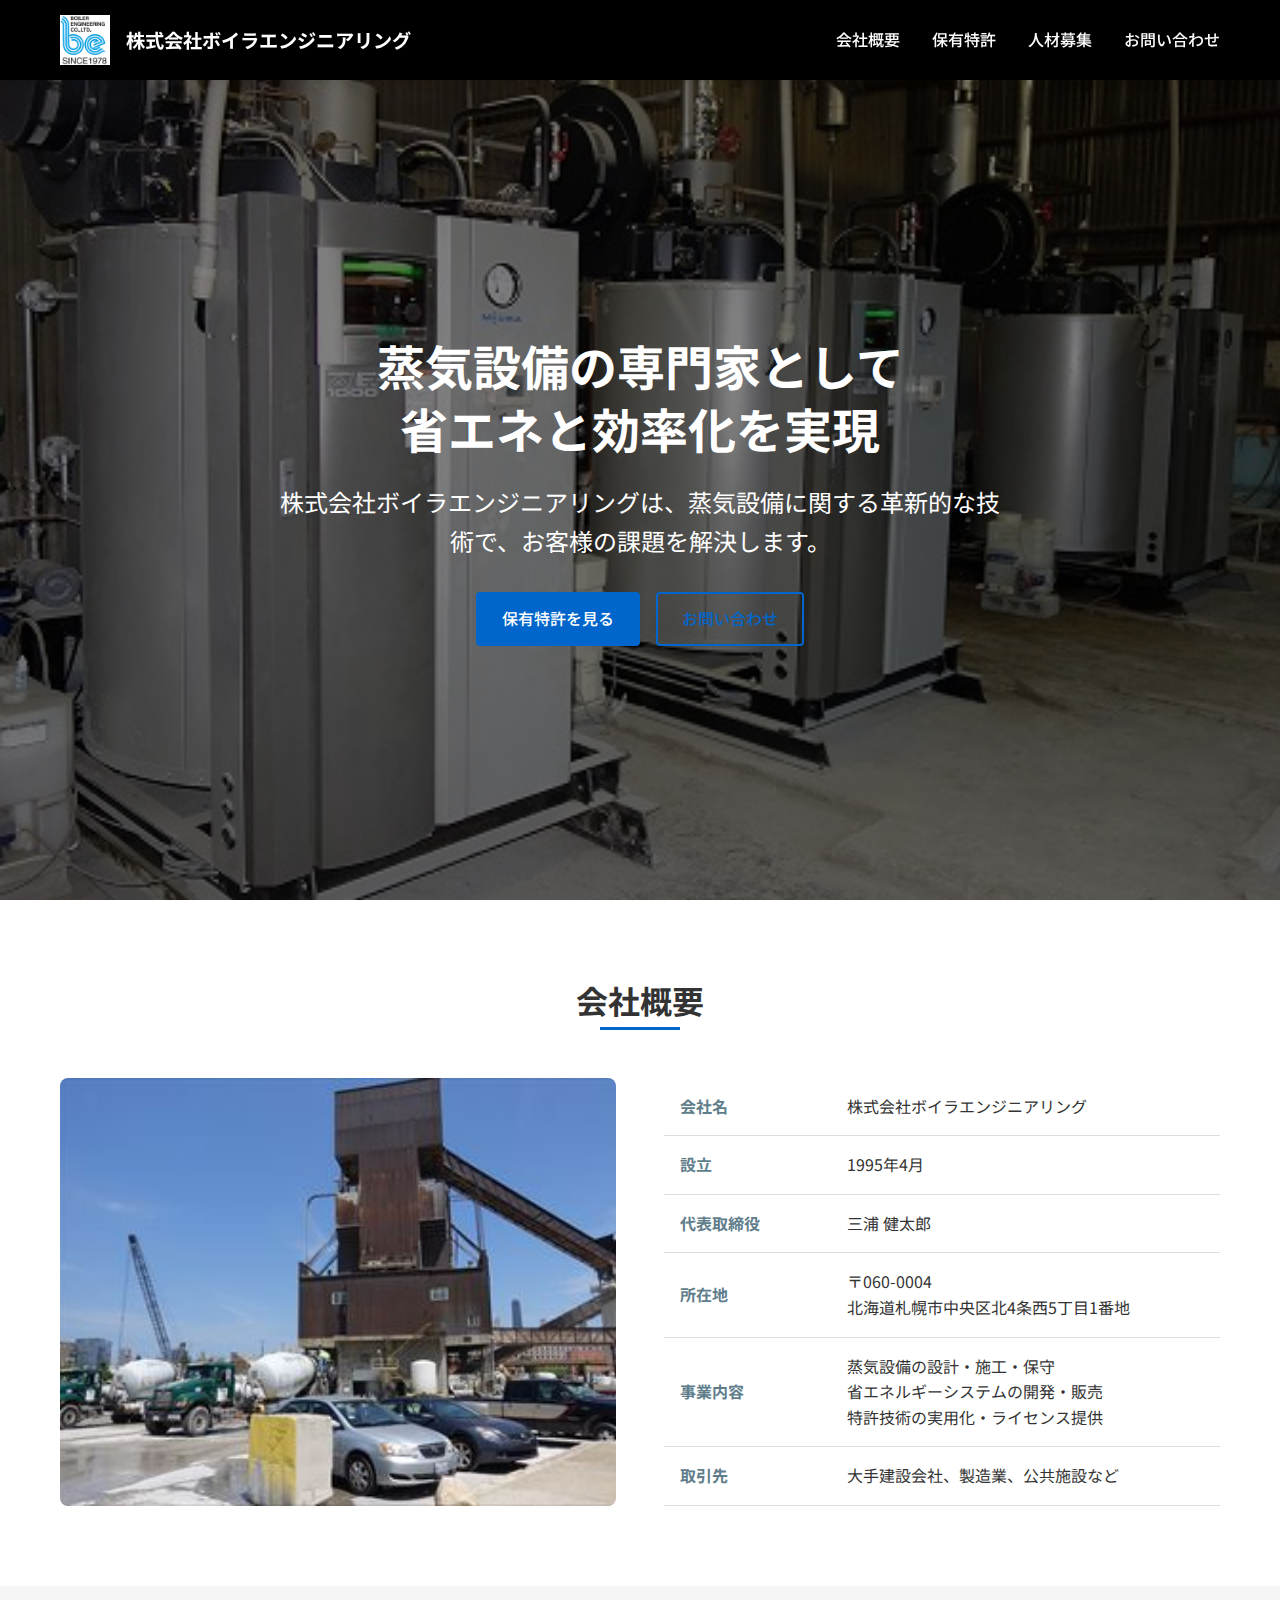
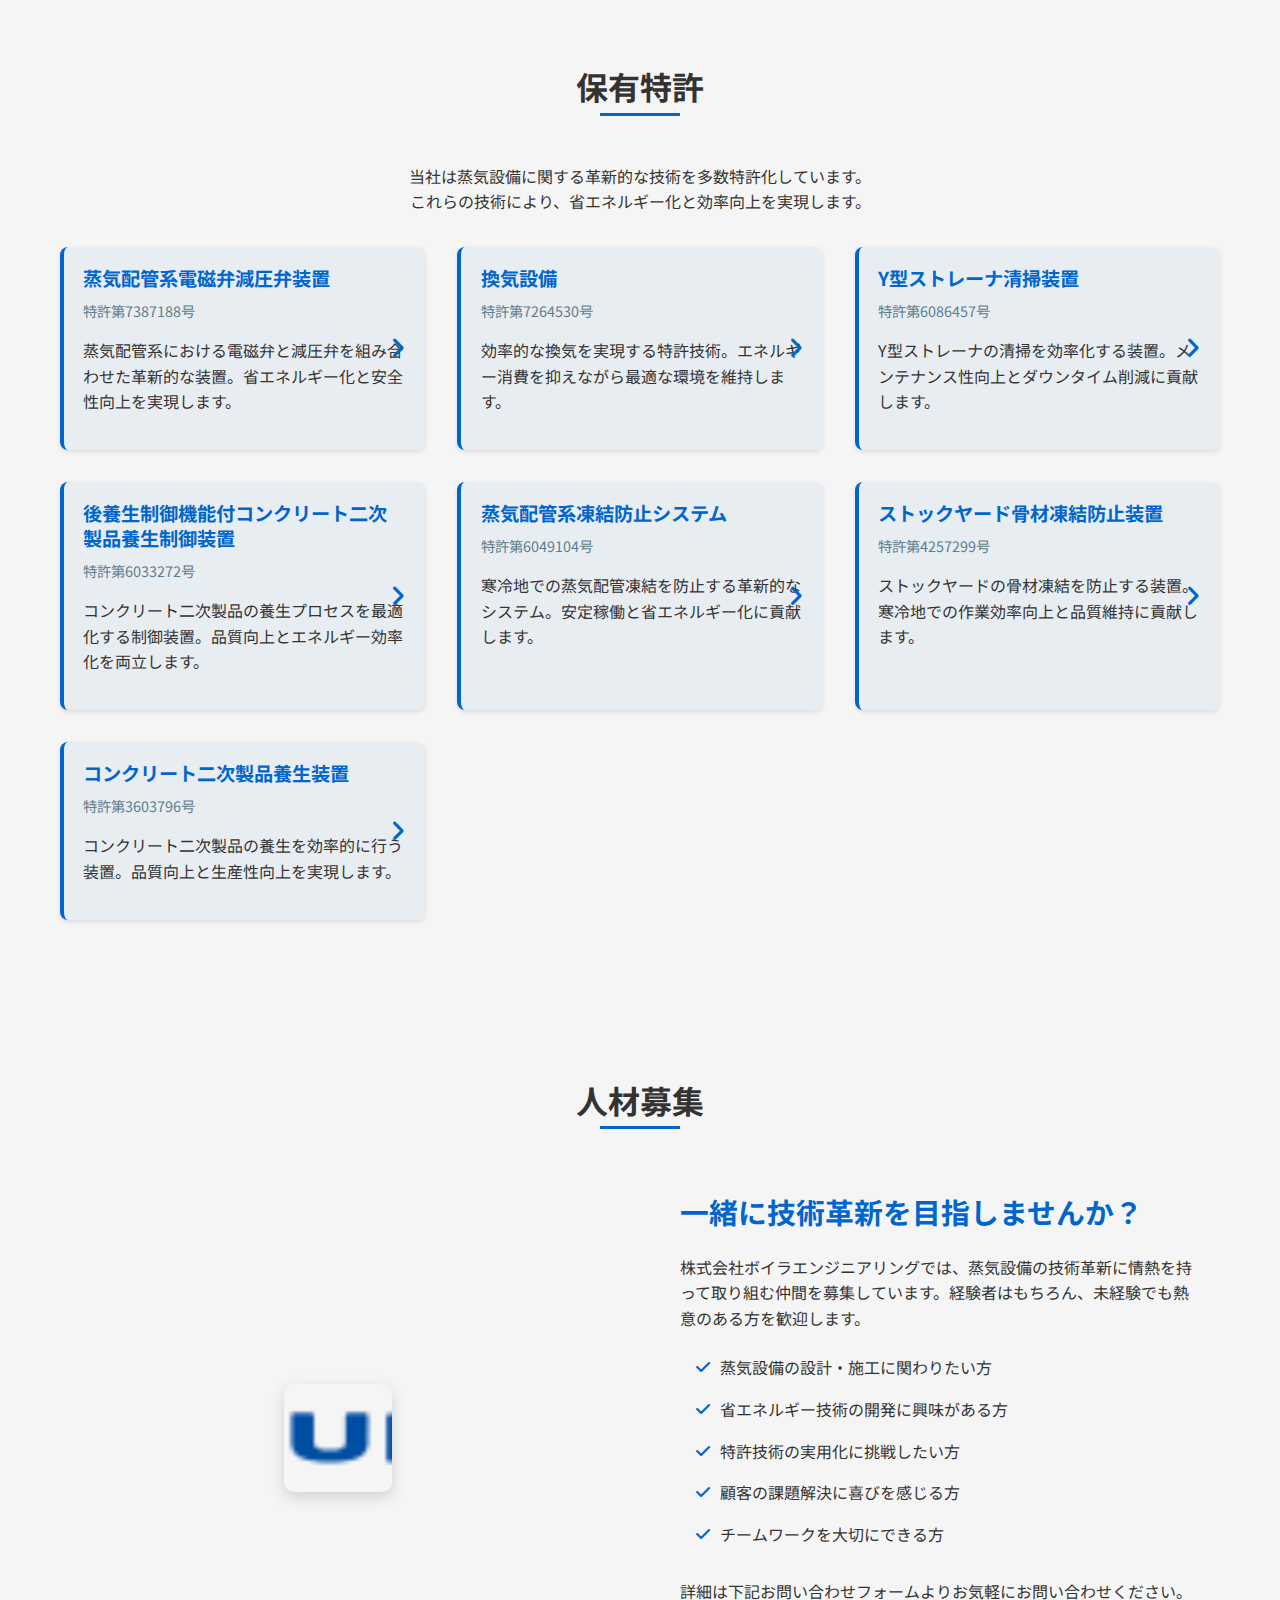
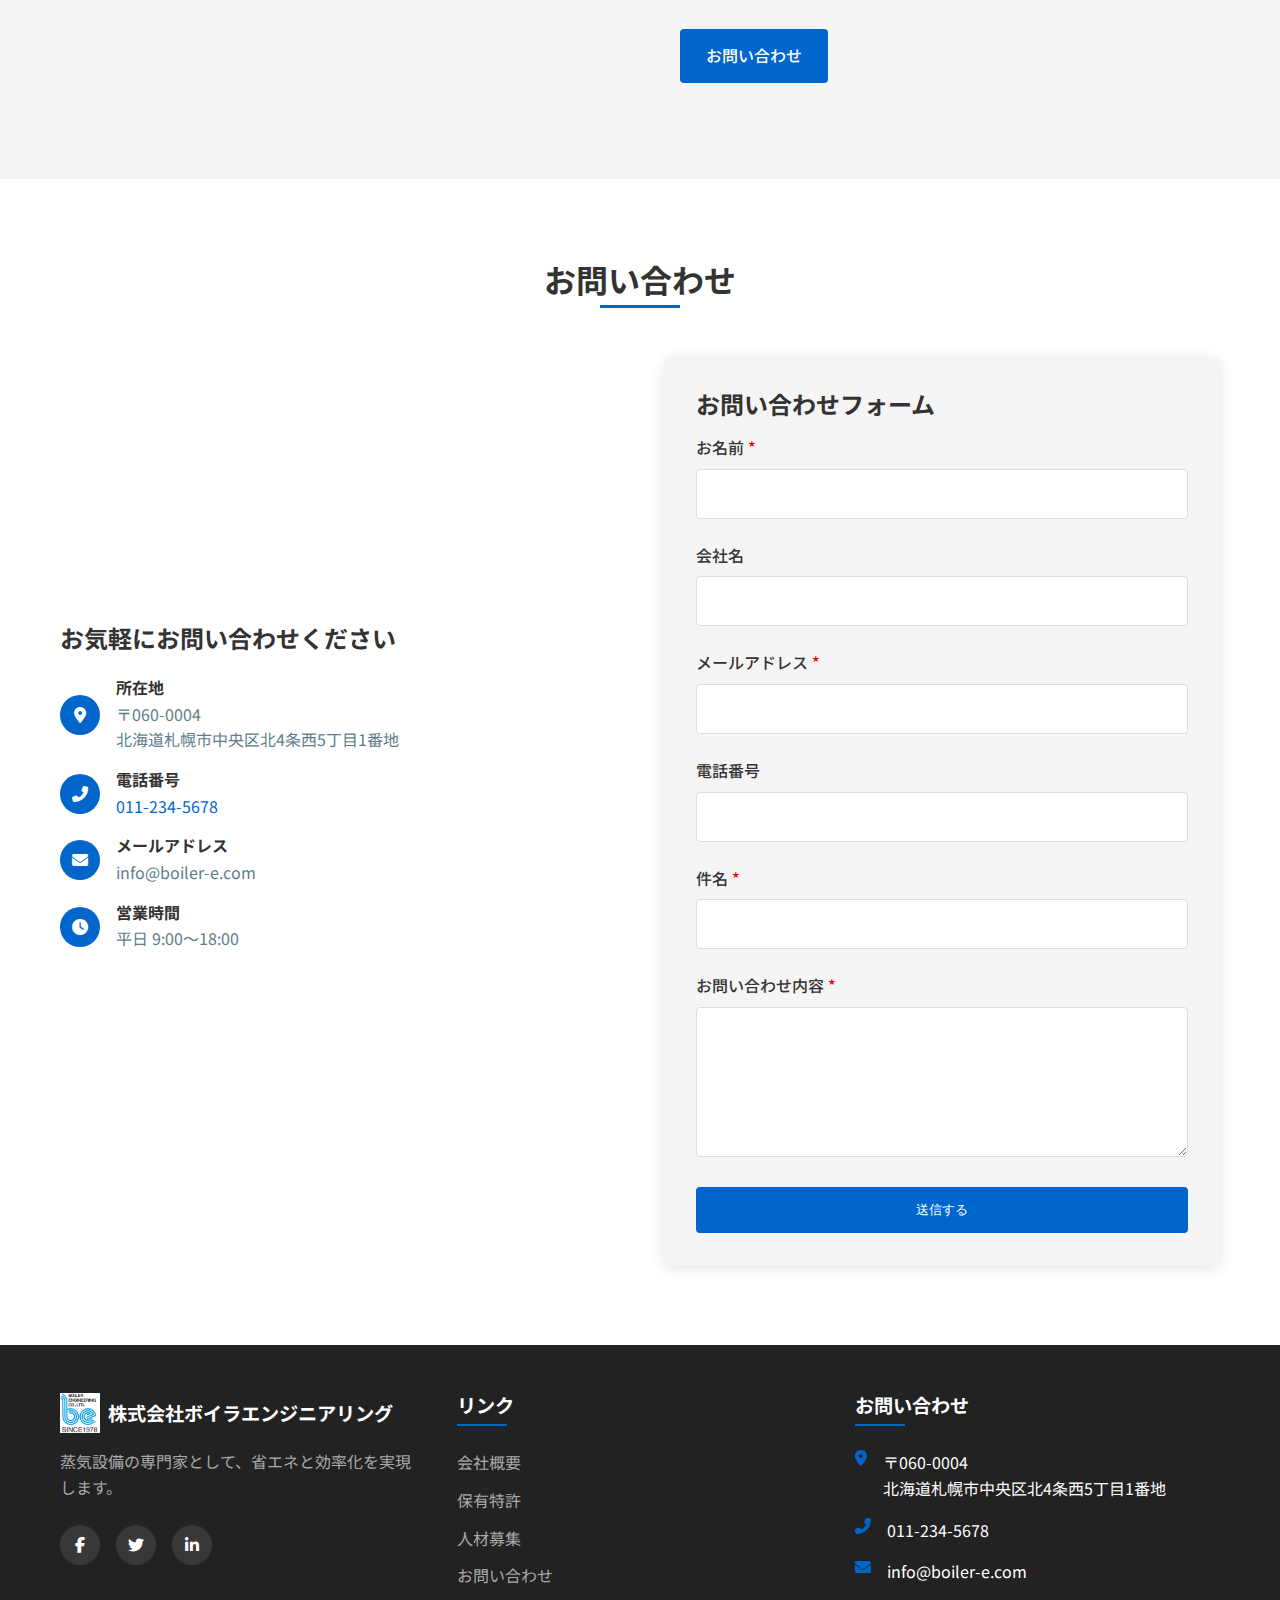
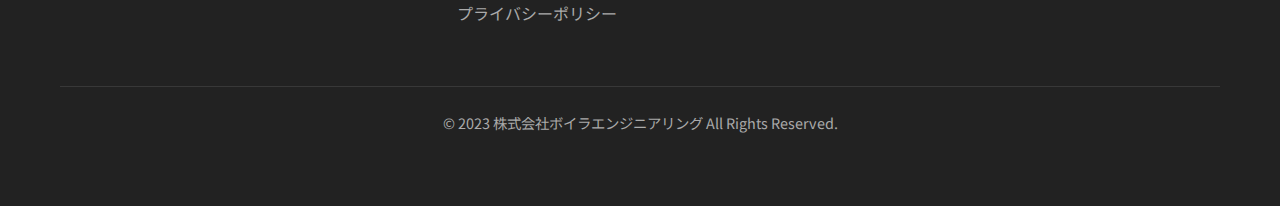
<file: index.html>
<!DOCTYPE html>
<html lang="ja">

<head>
  <meta charset="UTF-8">
  <meta name="viewport" content="width=device-width, initial-scale=1.0">
  <meta http-equiv="X-UA-Compatible" content="IE=edge">
  <meta name="format-detection" content="telephone=no">
  <title>株式会社ボイラエンジニアリング | 蒸気設備専門 | 省エネ技術</title>
  <meta name="description" content="株式会社ボイラエンジニアリングは蒸気設備専門の企業です。蒸気配管凍結防止システム、耐凍式スチームトラップ、コンクリート蒸気養生制御装置など、省エネと効率化を実現する特許技術を多数保有しています。">
  <meta name="keywords" content="ボイラエンジニアリング,蒸気設備,蒸気配管,凍結防止,スチームトラップ,コンクリート養生,省エネ,特許技術">
  <meta name="author" content="株式会社ボイラエンジニアリング">
  <meta name="robots" content="index, follow">
  <link rel="canonical" href="https://www.boiler-e.com/">

  <!-- Open Graph Protocol -->
  <meta property="og:url" content="https://www.boiler-e.com/">
  <meta property="og:title" content="株式会社ボイラエンジニアリング | 蒸気設備専門 | 省エネ技術">
  <meta property="og:image" content="https://www.boiler-e.com/assets/images/og-image.jpg">
  <meta property="og:description" content="株式会社ボイラエンジニアリングは蒸気設備専門の企業です。蒸気配管凍結防止システム、耐凍式スチームトラップ、コンクリート蒸気養生制御装置など、省エネと効率化を実現する特許技術を多数保有しています。">
  <meta property="og:type" content="website">
  <meta property="og:site_name" content="株式会社ボイラエンジニアリング">
  <meta name="twitter:card" content="summary_large_image">

  <!-- Google Fonts -->
  <link rel="preconnect" href="https://fonts.googleapis.com">
  <link rel="preconnect" href="https://fonts.gstatic.com" crossorigin>
  <link
    href="https://fonts.googleapis.com/css2?family=Noto+Sans+JP:wght@400;500;700&family=Rubik:wght@400;500;700&display=swap"
    rel="stylesheet">

  <!-- Font Awesome -->
  <link rel="stylesheet" href="https://cdnjs.cloudflare.com/ajax/libs/font-awesome/6.4.0/css/all.min.css">

  <!-- 特許モーダル用CSS -->
  <link rel="stylesheet" href="patent-modal.css">

  <!-- Favicon -->
  <link rel="shortcut icon"
    href="data:image/svg+xml,%3Csvg xmlns='http://www.w3.org/2000/svg' viewBox='0 0 100 100'%3E%3Ccircle cx='50' cy='50' r='50' fill='%230066CC'/%3E%3Cpath d='M30,30 C40,20 60,20 70,30 C80,40 80,60 70,70 C60,80 40,80 30,70 C20,60 20,40 30,30 Z' fill='white'/%3E%3C/svg%3E"
    type="image/svg+xml">

  <style>
    /* ===== CSS スタイルはここに記述します ===== */

    /* ===== 基本設定 ===== */
    :root {
      --primary-color: #0066CC;
      --secondary-color: #607D8B;
      --accent-color: #0066cc;
      --base-color: #F5F5F5;
      --text-color: #333333;
      --light-text: #FFFFFF;
      --dark-text: #222222;
      --border-color: #DDDDDD;
      --shadow-color: rgba(0, 0, 0, 0.1);

      --header-height: 80px;
      --section-padding: 80px 0;
      --container-padding: 0 20px;

      --transition-speed: 0.3s;
    }

    * {
      margin: 0;
      padding: 0;
      box-sizing: border-box;
    }

    html {
      scroll-behavior: smooth;
      font-size: 16px;
    }

    body {
      font-family: 'Noto Sans JP', sans-serif;
      color: var(--text-color);
      background-color: var(--base-color);
      line-height: 1.6;
      overflow-x: hidden;
    }

    h1,
    h2,
    h3,
    h4,
    h5,
    h6 {
      font-weight: 700;
      line-height: 1.3;
      margin-bottom: 1rem;
    }

    h1 {
      font-size: 2.5rem;
    }

    h2 {
      font-size: 2rem;
      position: relative;
      padding-bottom: 0.5rem;
      margin-bottom: 2rem;
    }

    h2::after {
      content: '';
      position: absolute;
      bottom: 0;
      left: 0;
      width: 80px;
      height: 3px;
      background-color: var(--primary-color);
    }

    h3 {
      font-size: 1.5rem;
    }

    p {
      margin-bottom: 1.5rem;
    }

    a {
      color: var(--primary-color);
      text-decoration: none;
      transition: color var(--transition-speed);
    }

    a:hover {
      color: var(--accent-color);
    }

    img {
      max-width: 100%;
      height: auto;
    }

    ul {
      list-style: none;
    }

    .container {
      max-width: 1200px;
      margin: 0 auto;
      padding: var(--container-padding);
    }

    .section {
      padding: var(--section-padding);
    }

    .section-title {
      text-align: center;
      margin-bottom: 3rem;
    }

    .section-title::after {
      left: 50%;
      transform: translateX(-50%);
    }

    .btn {
      display: inline-block;
      padding: 0.75rem 1.5rem;
      border-radius: 4px;
      font-weight: 500;
      text-align: center;
      cursor: pointer;
      transition: all var(--transition-speed);
    }

    .btn-primary {
      background-color: var(--primary-color);
      color: var(--light-text);
      border: 2px solid var(--primary-color);
    }

    .btn-primary:hover {
      background-color: transparent;
      color: var(--primary-color);
    }

    .btn-secondary {
      background-color: transparent;
      color: var(--primary-color);
      border: 2px solid var(--primary-color);
    }

    .btn-secondary:hover {
      background-color: var(--primary-color);
      color: var(--light-text);
    }

    .text-center {
      text-align: center;
    }

    .mb-1 {
      margin-bottom: 0.5rem;
    }

    .mb-2 {
      margin-bottom: 1rem;
    }

    .mb-3 {
      margin-bottom: 1.5rem;
    }

    .mb-4 {
      margin-bottom: 2rem;
    }

    .mb-5 {
      margin-bottom: 3rem;
    }

    /* ===== ヘッダー ===== */
    header {
      position: fixed;
      top: 0;
      left: 0;
      width: 100%;
      height: var(--header-height);
      background-color: #000;
      color: #fff;
      z-index: 1000;
      box-shadow: 0 2px 10px var(--shadow-color);
    }

    .header-container {
      display: flex;
      justify-content: space-between;
      align-items: center;
      height: 100%;
    }

    .logo {
      display: flex;
      align-items: center;
    }

    .logo img {
      height: 50px;
      margin-right: 1rem;
    }

    .logo-text {
      font-size: 1.2rem;
      font-weight: 700;
      color: #fff;
    }

    .nav-menu {
      display: flex;
    }

    .nav-item {
      margin-left: 2rem;
    }

    .nav-link {
      color: #fff;
      font-weight: 500;
      position: relative;
    }

    .nav-link::after {
      content: '';
      position: absolute;
      bottom: -5px;
      left: 0;
      width: 0;
      height: 2px;
      background-color: var(--primary-color);
      transition: width var(--transition-speed);
    }

    .nav-link:hover::after,
    .nav-link.active::after {
      width: 100%;
    }

    .hamburger {
      display: none;
      cursor: pointer;
    }

    .hamburger span {
      display: block;
      width: 25px;
      height: 3px;
      background-color: #fff;
      margin: 5px 0;
      transition: all var(--transition-speed);
    }

    @media (max-width: 768px) {
      .hamburger {
        display: block;
      }

      .nav-menu {
        position: fixed;
        top: var(--header-height);
        right: -100%;
        width: 80%;
        height: calc(100vh - var(--header-height));
        background-color: #000;
        flex-direction: column;
        align-items: center;
        justify-content: flex-start;
        padding-top: 2rem;
        transition: right var(--transition-speed);
      }

      .nav-menu.active {
        right: 0;
      }

      .nav-item {
        margin: 1.5rem 0;
      }
    }

    /* ===== ヒーローセクション ===== */
    .hero {
      height: 100vh;
      display: flex;
      align-items: center;
      justify-content: center;
      text-align: center;
      background-color: var(--primary-color);
      color: var(--light-text);
      padding-top: var(--header-height);
    }

    .hero-content {
      max-width: 800px;
    }

    .hero-title {
      font-size: 3rem;
      margin-bottom: 1.5rem;
    }

    .hero-subtitle {
      font-size: 1.5rem;
      margin-bottom: 2rem;
    }

    .hero-buttons {
      display: flex;
      justify-content: center;
      gap: 1rem;
    }

    @media (max-width: 768px) {
      .hero-title {
        font-size: 2.5rem;
      }

      .hero-subtitle {
        font-size: 1.2rem;
      }

      .hero-buttons {
        flex-direction: column;
        align-items: center;
      }
    }

    /* ===== 特徴セクション ===== */
    .features {
      background-color: var(--light-text);
    }

    .features-grid {
      display: grid;
      grid-template-columns: repeat(auto-fit, minmax(300px, 1fr));
      gap: 2rem;
    }

    .feature-item {
      background-color: var(--base-color);
      border-radius: 8px;
      padding: 2rem;
      box-shadow: 0 4px 10px var(--shadow-color);
      transition: transform var(--transition-speed);
    }

    .feature-item:hover {
      transform: translateY(-10px);
    }

    .feature-icon {
      font-size: 2.5rem;
      color: var(--primary-color);
      margin-bottom: 1rem;
    }

    .feature-title {
      font-size: 1.2rem;
      margin-bottom: 1rem;
    }

    .feature-description {
      color: var(--secondary-color);
    }

    /* ===== 特許セクション ===== */
    .patents {
      background-color: var(--base-color);
    }

    .patents-grid {
      display: grid;
      grid-template-columns: repeat(auto-fit, minmax(300px, 1fr));
      gap: 2rem;
    }

    .patent-item {
      background-color: var(--light-text);
      border-radius: 8px;
      padding: 1.5rem;
      box-shadow: 0 4px 10px var(--shadow-color);
    }

    .patent-title {
      font-size: 1.2rem;
      margin-bottom: 0.5rem;
    }

    .patent-number {
      color: var(--secondary-color);
      font-size: 0.9rem;
      margin-bottom: 1rem;
    }

    .patent-description {
      color: var(--text-color);
      margin-bottom: 1rem;
    }

    /* ===== 会社概要セクション ===== */
    .company {
      background-color: var(--light-text);
    }

    .company-info {
      display: grid;
      grid-template-columns: 1fr 1fr;
      gap: 3rem;
    }

    .company-image {
      border-radius: 8px;
      overflow: hidden;
    }

    .company-image img {
      width: 100%;
      height: 100%;
      object-fit: cover;
    }

    .company-details {
      display: flex;
      flex-direction: column;
      justify-content: center;
    }

    .company-table {
      width: 100%;
      border-collapse: collapse;
    }

    .company-table th,
    .company-table td {
      padding: 1rem;
      border-bottom: 1px solid var(--border-color);
    }

    .company-table th {
      text-align: left;
      width: 30%;
      color: var(--secondary-color);
    }

    @media (max-width: 768px) {
      .company-info {
        grid-template-columns: 1fr;
      }

      .company-image {
        order: 2;
      }

      .company-details {
        order: 1;
      }
    }

    /* ===== 採用情報セクション ===== */
    .recruitment {
      background-color: var(--base-color);
    }

    .recruitment-content {
      display: grid;
      grid-template-columns: 1fr 1fr;
      gap: 3rem;
      align-items: center;
    }

    .recruitment-image {
      border-radius: 8px;
      overflow: hidden;
      box-shadow: 0 4px 15px var(--shadow-color);
    }

    .recruitment-image img {
      width: 100%;
      height: auto;
      display: block;
    }

    .recruitment-details h3 {
      margin-bottom: 1.5rem;
    }

    .recruitment-list {
      margin-bottom: 2rem;
    }

    .recruitment-list li {
      margin-bottom: 0.5rem;
      position: relative;
      padding-left: 1.5rem;
    }

    .recruitment-list li::before {
      content: '\f00c';
      font-family: 'Font Awesome 6 Free';
      font-weight: 900;
      position: absolute;
      left: 0;
      color: var(--primary-color);
    }

    @media (max-width: 768px) {
      .recruitment-content {
        grid-template-columns: 1fr;
      }

      .recruitment-image {
        order: 2;
      }

      .recruitment-details {
        order: 1;
      }
    }

    /* ===== お問い合わせセクション ===== */
    .contact {
      background-color: var(--light-text);
    }

    .contact-content {
      display: grid;
      grid-template-columns: 1fr 1fr;
      gap: 3rem;
    }

    .contact-info {
      display: flex;
      flex-direction: column;
      justify-content: center;
    }

    .contact-info h3 {
      margin-bottom: 1.5rem;
    }

    .contact-details {
      margin-bottom: 2rem;
    }

    .contact-item {
      display: flex;
      align-items: center;
      margin-bottom: 1rem;
    }

    .contact-icon {
      width: 40px;
      height: 40px;
      background-color: var(--primary-color);
      color: var(--light-text);
      border-radius: 50%;
      display: flex;
      align-items: center;
      justify-content: center;
      margin-right: 1rem;
    }

    .contact-text {
      flex: 1;
    }

    .contact-text h4 {
      font-size: 1rem;
      margin-bottom: 0.25rem;
    }

    .contact-text p {
      color: var(--secondary-color);
      margin-bottom: 0;
    }

    .contact-form {
      background-color: var(--base-color);
      border-radius: 8px;
      padding: 2rem;
      box-shadow: 0 4px 15px var(--shadow-color);
    }

    .form-group {
      margin-bottom: 1.5rem;
    }

    .form-label {
      display: block;
      margin-bottom: 0.5rem;
      font-weight: 500;
    }

    .form-control {
      width: 100%;
      padding: 0.75rem;
      border: 1px solid var(--border-color);
      border-radius: 4px;
      font-family: inherit;
      font-size: inherit;
      transition: border-color var(--transition-speed);
    }

    .form-control:focus {
      outline: none;
      border-color: var(--primary-color);
    }

    textarea.form-control {
      resize: vertical;
      min-height: 150px;
    }

    .form-submit {
      width: 100%;
    }

    @media (max-width: 768px) {
      .contact-content {
        grid-template-columns: 1fr;
      }

      .contact-info {
        order: 1;
      }

      .contact-form {
        order: 2;
      }
    }

    /* ===== フッター ===== */
    footer {
      background-color: var(--dark-text);
      color: var(--light-text);
      padding: 3rem 0;
    }

    .footer-content {
      display: grid;
      grid-template-columns: repeat(auto-fit, minmax(250px, 1fr));
      gap: 2rem;
    }

    .footer-logo {
      display: flex;
      align-items: center;
      margin-bottom: 1rem;
    }

    .footer-logo img {
      height: 40px;
      margin-right: 0.5rem;
    }

    .footer-logo-text {
      font-size: 1.2rem;
      font-weight: 700;
    }

    .footer-description {
      color: #aaa;
      margin-bottom: 1.5rem;
    }

    .footer-social {
      display: flex;
      gap: 1rem;
    }

    .footer-social a {
      width: 40px;
      height: 40px;
      background-color: rgba(255, 255, 255, 0.1);
      color: var(--light-text);
      border-radius: 50%;
      display: flex;
      align-items: center;
      justify-content: center;
      transition: background-color var(--transition-speed);
    }

    .footer-social a:hover {
      background-color: var(--primary-color);
    }

    .footer-title {
      font-size: 1.2rem;
      margin-bottom: 1.5rem;
      position: relative;
      padding-bottom: 0.5rem;
    }

    .footer-title::after {
      content: '';
      position: absolute;
      bottom: 0;
      left: 0;
      width: 50px;
      height: 2px;
      background-color: var(--primary-color);
    }

    .footer-links li {
      margin-bottom: 0.75rem;
    }

    .footer-links a {
      color: #aaa;
      transition: color var(--transition-speed);
    }

    .footer-links a:hover {
      color: var(--light-text);
    }

    .footer-contact li {
      display: flex;
      margin-bottom: 1rem;
    }

    .footer-contact-icon {
      margin-right: 1rem;
      color: var(--primary-color);
    }

    .footer-bottom {
      margin-top: 3rem;
      padding-top: 1.5rem;
      border-top: 1px solid rgba(255, 255, 255, 0.1);
      text-align: center;
      color: #aaa;
      font-size: 0.9rem;
    }

    /* ===== レスポンシブ対応 ===== */
    @media (max-width: 992px) {
      :root {
        --section-padding: 60px 0;
      }

      h1 {
        font-size: 2.2rem;
      }

      h2 {
        font-size: 1.8rem;
      }

      h3 {
        font-size: 1.3rem;
      }
    }

    @media (max-width: 768px) {
      :root {
        --section-padding: 50px 0;
      }

      .section-title {
        margin-bottom: 2rem;
      }
    }

    @media (max-width: 576px) {
      :root {
        --section-padding: 40px 0;
      }

      h1 {
        font-size: 2rem;
      }

      h2 {
        font-size: 1.5rem;
      }

      h3 {
        font-size: 1.2rem;
      }

      .container {
        padding: 0 15px;
      }
    }

    /* ===== アニメーション ===== */
    @keyframes fadeIn {
      from {
        opacity: 0;
        transform: translateY(20px);
      }

      to {
        opacity: 1;
        transform: translateY(0);
      }
    }

    .animate-fadeIn {
      animation: fadeIn 1s ease forwards;
    }

    /* ===== スマホ対応の改善 ===== */
    @media (max-width: 576px) {
      /* ハンバーガーメニューの改善 */
      .hamburger {
        background-color: rgba(255, 255, 255, 0.2);
        border: 1px solid rgba(255, 255, 255, 0.5);
        border-radius: 4px;
        padding: 8px;
      }

      .hamburger span {
        background-color: #fff;
        height: 2px;
        margin: 4px 0;
      }

      /* モバイルメニューの背景と文字色の改善 */
      .nav-menu {
        background-color: rgba(0, 0, 0, 0.95);
        box-shadow: 0 5px 15px rgba(0, 0, 0, 0.3);
      }

      .nav-item {
        width: 100%;
        text-align: center;
      }

      .nav-link {
        color: #fff;
        font-size: 1.1rem;
        padding: 12px 0;
        display: block;
        border-bottom: 1px solid rgba(255, 255, 255, 0.1);
      }

      /* お問い合わせフォームの電話番号色調整 */
      .contact-phone a {
        color: #333; /* 濃い青から黒に変更 */
        font-weight: 600;
        text-decoration: none;
        background-color: rgba(255, 255, 255, 0.8);
        padding: 3px 8px;
        border-radius: 4px;
        display: inline-block;
      }
      
      .contact-phone a:hover {
        background-color: rgba(255, 255, 255, 1);
        color: #0066CC;
      }

      /* お問い合わせフォームのヘッダー改善 */
      .contact-form-header {
        background-color: #333;
        padding: 15px;
        border-radius: 5px 5px 0 0;
        border-bottom: 2px solid #0066CC;
        color: #fff;
        text-align: center;
        box-shadow: 0 2px 5px rgba(0, 0, 0, 0.2);
      }

      .contact-form-header h3 {
        font-size: 1.2rem;
        margin-bottom: 0;
        font-weight: 600;
        letter-spacing: 0.5px;
      }
      
      /* お問い合わせフォーム全体の改善 */
      .contact-form {
        border-radius: 5px;
        overflow: hidden;
        box-shadow: 0 3px 10px rgba(0, 0, 0, 0.1);
      }
      
      .form-group {
        margin-bottom: 1.2rem;
      }
      
      .form-label {
        font-weight: 600;
        margin-bottom: 0.4rem;
        font-size: 0.95rem;
      }
    }

    /* 人材募集欄の画像サイズとバランス調整 */
    .recruitment-content {
      display: grid;
      grid-template-columns: 1fr 1fr;
      gap: 3rem;
      align-items: center;
    }
    
    .recruitment-image {
      height: auto;
      border-radius: 10px;
      overflow: hidden;
      box-shadow: 0 5px 15px rgba(0, 0, 0, 0.15);
      aspect-ratio: 1 / 1;
      max-width: 450px;
      margin: 0 auto;
    }

    .recruitment-image img {
      width: 100%;
      height: 100%;
      object-fit: cover;
      object-position: center;
      transition: transform 0.5s ease;
    }
    
    .recruitment-image:hover img {
      transform: scale(1.05);
    }
    
    .recruitment-details {
      padding: 1rem;
    }
    
    .recruitment-details h3 {
      font-size: 1.8rem;
      margin-bottom: 1.5rem;
      color: var(--primary-color);
    }
    
    .recruitment-list {
      margin-left: 1rem;
    }
    
    .recruitment-list li {
      margin-bottom: 1rem;
    }

    @media (max-width: 992px) {
      .recruitment-image {
        max-width: 400px;
      }
      
      .recruitment-details h3 {
        font-size: 1.6rem;
      }
    }

    @media (max-width: 768px) {
      .recruitment-content {
        grid-template-columns: 1fr;
        gap: 2rem;
      }
      
      .recruitment-image {
        max-width: 350px;
        aspect-ratio: 4 / 3;
        order: 1;
      }
      
      .recruitment-details {
        order: 2;
        text-align: center;
      }
      
      .recruitment-list {
        text-align: left;
        display: inline-block;
      }
      
      .recruitment-details h3 {
        font-size: 1.5rem;
      }
    }
    
    @media (max-width: 576px) {
      .recruitment-image {
        max-width: 280px;
        aspect-ratio: 1 / 1;
      }
      
      .recruitment-details h3 {
        font-size: 1.3rem;
      }
    }
  </style>
</head>

<body>
  <!-- ヘッダー -->
  <header>
    <div class="container header-container">
      <a href="#" class="logo">
        <img src="logo.png" alt="株式会社ボイラエンジニアリングのロゴ">
        <div class="logo-text">株式会社ボイラエンジニアリング</div>
      </a>
      <nav>
        <ul class="nav-menu">
          <li class="nav-item"><a href="#about" class="nav-link">会社概要</a></li>
          <li class="nav-item"><a href="#patents" class="nav-link">保有特許</a></li>
          <li class="nav-item"><a href="#recruitment" class="nav-link">人材募集</a></li>
          <li class="nav-item"><a href="#contact" class="nav-link">お問い合わせ</a></li>
        </ul>
        <div class="hamburger">
          <span></span>
          <span></span>
          <span></span>
        </div>
      </nav>
    </div>
  </header>

  <!-- ヒーローセクション -->
  <section class="hero">
    <div class="hero-content">
      <h1 class="hero-title">蒸気設備の専門家として<br>省エネと効率化を実現</h1>
      <p class="hero-subtitle">株式会社ボイラエンジニアリングは、蒸気設備に関する革新的な技術で、お客様の課題を解決します。</p>
      <div class="hero-buttons">
        <a href="#patents" class="btn btn-primary">保有特許を見る</a>
        <a href="#contact" class="btn btn-secondary">お問い合わせ</a>
      </div>
    </div>
  </section>

  <!-- 会社概要セクション -->
  <section id="about" class="section company">
    <div class="container">
      <h2 class="section-title">会社概要</h2>
      <div class="company-info">
        <div class="company-image">
          <img src="cicago_R.jpg" alt="株式会社ボイラエンジニアリングの外観">
        </div>
        <div class="company-details">
          <table class="company-table">
            <tr>
              <th>会社名</th>
              <td>株式会社ボイラエンジニアリング</td>
            </tr>
            <tr>
              <th>設立</th>
              <td>1995年4月</td>
            </tr>
            <tr>
              <th>代表取締役</th>
              <td>三浦 健太郎</td>
            </tr>
            <tr>
              <th>所在地</th>
              <td>〒060-0004<br>北海道札幌市中央区北4条西5丁目1番地</td>
            </tr>
            <tr>
              <th>事業内容</th>
              <td>蒸気設備の設計・施工・保守<br>省エネルギーシステムの開発・販売<br>特許技術の実用化・ライセンス提供</td>
            </tr>
            <tr>
              <th>取引先</th>
              <td>大手建設会社、製造業、公共施設など</td>
            </tr>
          </table>
        </div>
      </div>
    </div>
  </section>

  <!-- 特許セクション -->
  <section id="patents" class="section patents">
    <div class="container">
      <h2 class="section-title">保有特許</h2>
      <p class="text-center mb-4">当社は蒸気設備に関する革新的な技術を多数特許化しています。<br>これらの技術により、省エネルギー化と効率向上を実現します。</p>
      <div class="patents-grid">
        <!-- 特許項目1 -->
        <div class="patent-item patent-clickable">
          <h3 class="patent-title">蒸気配管系電磁弁減圧弁装置</h3>
          <p class="patent-number">特許第7387188号</p>
          <p class="patent-description">蒸気配管系における電磁弁と減圧弁を組み合わせた革新的な装置。省エネルギー化と安全性向上を実現します。</p>
        </div>
        <!-- 特許項目2 -->
        <div class="patent-item patent-clickable">
          <h3 class="patent-title">換気設備</h3>
          <p class="patent-number">特許第7264530号</p>
          <p class="patent-description">効率的な換気を実現する特許技術。エネルギー消費を抑えながら最適な環境を維持します。</p>
        </div>
        <!-- 特許項目3 -->
        <div class="patent-item patent-clickable">
          <h3 class="patent-title">Y型ストレーナ清掃装置</h3>
          <p class="patent-number">特許第6086457号</p>
          <p class="patent-description">Y型ストレーナの清掃を効率化する装置。メンテナンス性向上とダウンタイム削減に貢献します。</p>
        </div>
        <!-- 特許項目4 -->
        <div class="patent-item patent-clickable">
          <h3 class="patent-title">後養生制御機能付コンクリート二次製品養生制御装置</h3>
          <p class="patent-number">特許第6033272号</p>
          <p class="patent-description">コンクリート二次製品の養生プロセスを最適化する制御装置。品質向上とエネルギー効率化を両立します。</p>
        </div>
        <!-- 特許項目5 -->
        <div class="patent-item patent-clickable">
          <h3 class="patent-title">蒸気配管系凍結防止システム</h3>
          <p class="patent-number">特許第6049104号</p>
          <p class="patent-description">寒冷地での蒸気配管凍結を防止する革新的なシステム。安定稼働と省エネルギー化に貢献します。</p>
        </div>
        <!-- 特許項目6 -->
        <div class="patent-item patent-clickable">
          <h3 class="patent-title">ストックヤード骨材凍結防止装置</h3>
          <p class="patent-number">特許第4257299号</p>
          <p class="patent-description">ストックヤードの骨材凍結を防止する装置。寒冷地での作業効率向上と品質維持に貢献します。</p>
        </div>
        <!-- 特許項目7 -->
        <div class="patent-item patent-clickable">
          <h3 class="patent-title">コンクリート二次製品養生装置</h3>
          <p class="patent-number">特許第3603796号</p>
          <p class="patent-description">コンクリート二次製品の養生を効率的に行う装置。品質向上と生産性向上を実現します。</p>
        </div>
      </div>
    </div>
  </section>

  <!-- 人材募集セクション -->
  <section id="recruitment" class="section recruitment">
    <div class="container">
      <h2 class="section-title">人材募集</h2>
      <div class="recruitment-content">
        <div class="recruitment-image">
          <img src="miura.png" alt="株式会社ボイラエンジニアリングの社員">
        </div>
        <div class="recruitment-details">
          <h3>一緒に技術革新を目指しませんか？</h3>
          <p>株式会社ボイラエンジニアリングでは、蒸気設備の技術革新に情熱を持って取り組む仲間を募集しています。経験者はもちろん、未経験でも熱意のある方を歓迎します。</p>
          <ul class="recruitment-list">
            <li>蒸気設備の設計・施工に関わりたい方</li>
            <li>省エネルギー技術の開発に興味がある方</li>
            <li>特許技術の実用化に挑戦したい方</li>
            <li>顧客の課題解決に喜びを感じる方</li>
            <li>チームワークを大切にできる方</li>
          </ul>
          <p>詳細は下記お問い合わせフォームよりお気軽にお問い合わせください。</p>
          <a href="#contact" class="btn btn-primary">お問い合わせ</a>
        </div>
      </div>
    </div>
  </section>

  <!-- お問い合わせセクション -->
  <section id="contact" class="section contact">
    <div class="container">
      <h2 class="section-title">お問い合わせ</h2>
      <div class="contact-content">
        <div class="contact-info">
          <h3>お気軽にお問い合わせください</h3>
          <div class="contact-details">
            <div class="contact-item">
              <div class="contact-icon">
                <i class="fas fa-map-marker-alt"></i>
              </div>
              <div class="contact-text">
                <h4>所在地</h4>
                <p>〒060-0004<br>北海道札幌市中央区北4条西5丁目1番地</p>
              </div>
            </div>
            <div class="contact-item">
              <div class="contact-icon">
                <i class="fas fa-phone-alt"></i>
              </div>
              <div class="contact-text contact-phone">
                <h4>電話番号</h4>
                <p><a href="tel:0112345678">011-234-5678</a></p>
              </div>
            </div>
            <div class="contact-item">
              <div class="contact-icon">
                <i class="fas fa-envelope"></i>
              </div>
              <div class="contact-text">
                <h4>メールアドレス</h4>
                <p>info@boiler-e.com</p>
              </div>
            </div>
            <div class="contact-item">
              <div class="contact-icon">
                <i class="fas fa-clock"></i>
              </div>
              <div class="contact-text">
                <h4>営業時間</h4>
                <p>平日 9:00〜18:00</p>
              </div>
            </div>
          </div>
        </div>
        <div class="contact-form">
          <div class="contact-form-header">
            <h3>お問い合わせフォーム</h3>
          </div>
          <form action="contact.html" method="post">
            <div class="form-group">
              <label for="name" class="form-label">お名前 <span style="color: red;">*</span></label>
              <input type="text" id="name" name="name" class="form-control" required>
            </div>
            <div class="form-group">
              <label for="company" class="form-label">会社名</label>
              <input type="text" id="company" name="company" class="form-control">
            </div>
            <div class="form-group">
              <label for="email" class="form-label">メールアドレス <span style="color: red;">*</span></label>
              <input type="email" id="email" name="email" class="form-control" required>
            </div>
            <div class="form-group">
              <label for="phone" class="form-label">電話番号</label>
              <input type="tel" id="phone" name="phone" class="form-control">
            </div>
            <div class="form-group">
              <label for="subject" class="form-label">件名 <span style="color: red;">*</span></label>
              <input type="text" id="subject" name="subject" class="form-control" required>
            </div>
            <div class="form-group">
              <label for="message" class="form-label">お問い合わせ内容 <span style="color: red;">*</span></label>
              <textarea id="message" name="message" class="form-control" required></textarea>
            </div>
            <button type="submit" class="btn btn-primary form-submit">送信する</button>
          </form>
        </div>
      </div>
    </div>
  </section>

  <!-- フッター -->
  <footer>
    <div class="container">
      <div class="footer-content">
        <div>
          <div class="footer-logo">
            <img src="logo.png" alt="株式会社ボイラエンジニアリングのロゴ">
            <div class="footer-logo-text">株式会社ボイラエンジニアリング</div>
          </div>
          <p class="footer-description">蒸気設備の専門家として、省エネと効率化を実現します。</p>
          <div class="footer-social">
            <a href="#"><i class="fab fa-facebook-f"></i></a>
            <a href="#"><i class="fab fa-twitter"></i></a>
            <a href="#"><i class="fab fa-linkedin-in"></i></a>
          </div>
        </div>
        <div>
          <h3 class="footer-title">リンク</h3>
          <ul class="footer-links">
            <li><a href="#about">会社概要</a></li>
            <li><a href="#patents">保有特許</a></li>
            <li><a href="#recruitment">人材募集</a></li>
            <li><a href="#contact">お問い合わせ</a></li>
            <li><a href="#">プライバシーポリシー</a></li>
          </ul>
        </div>
        <div>
          <h3 class="footer-title">お問い合わせ</h3>
          <ul class="footer-contact">
            <li>
              <i class="fas fa-map-marker-alt footer-contact-icon"></i>
              <span>〒060-0004<br>北海道札幌市中央区北4条西5丁目1番地</span>
            </li>
            <li>
              <i class="fas fa-phone-alt footer-contact-icon"></i>
              <span>011-234-5678</span>
            </li>
            <li>
              <i class="fas fa-envelope footer-contact-icon"></i>
              <span>info@boiler-e.com</span>
            </li>
          </ul>
        </div>
      </div>
      <div class="footer-bottom">
        <p>&copy; 2023 株式会社ボイラエンジニアリング All Rights Reserved.</p>
      </div>
    </div>
  </footer>

  <!-- JavaScript -->
  <script>
    // ハンバーガーメニューの動作
    document.addEventListener('DOMContentLoaded', function () {
      const hamburger = document.querySelector('.hamburger');
      const navMenu = document.querySelector('.nav-menu');

      hamburger.addEventListener('click', function () {
        navMenu.classList.toggle('active');
      });

      // ナビゲーションリンクのスムーススクロール
      const navLinks = document.querySelectorAll('.nav-link');
      navLinks.forEach(link => {
        link.addEventListener('click', function (e) {
          e.preventDefault();
          const targetId = this.getAttribute('href');
          const targetElement = document.querySelector(targetId);
          const headerHeight = document.querySelector('header').offsetHeight;
          const targetPosition = targetElement.offsetTop - headerHeight;

          window.scrollTo({
            top: targetPosition,
            behavior: 'smooth'
          });

          // モバイルメニューを閉じる
          if (navMenu.classList.contains('active')) {
            navMenu.classList.remove('active');
          }
        });
      });

      // スクロール時のヘッダー背景変更
      window.addEventListener('scroll', function () {
        const header = document.querySelector('header');
        if (window.scrollY > 50) {
          header.style.backgroundColor = 'rgba(0, 0, 0, 0.9)';
        } else {
          header.style.backgroundColor = '#000';
        }
      });

      // アニメーション要素の表示
      const animateElements = document.querySelectorAll('.animate-fadeIn');
      const observer = new IntersectionObserver((entries) => {
        entries.forEach(entry => {
          if (entry.isIntersecting) {
            entry.target.style.opacity = 1;
            entry.target.style.transform = 'translateY(0)';
          }
        });
      }, { threshold: 0.1 });

      animateElements.forEach(element => {
        element.style.opacity = 0;
        element.style.transform = 'translateY(20px)';
        element.style.transition = 'opacity 0.5s ease, transform 0.5s ease';
        observer.observe(element);
      });
    });
  </script>

  <!-- 特許詳細表示用JavaScript -->
  <script src="patent-details.js"></script>
</body>

</html>
</file>
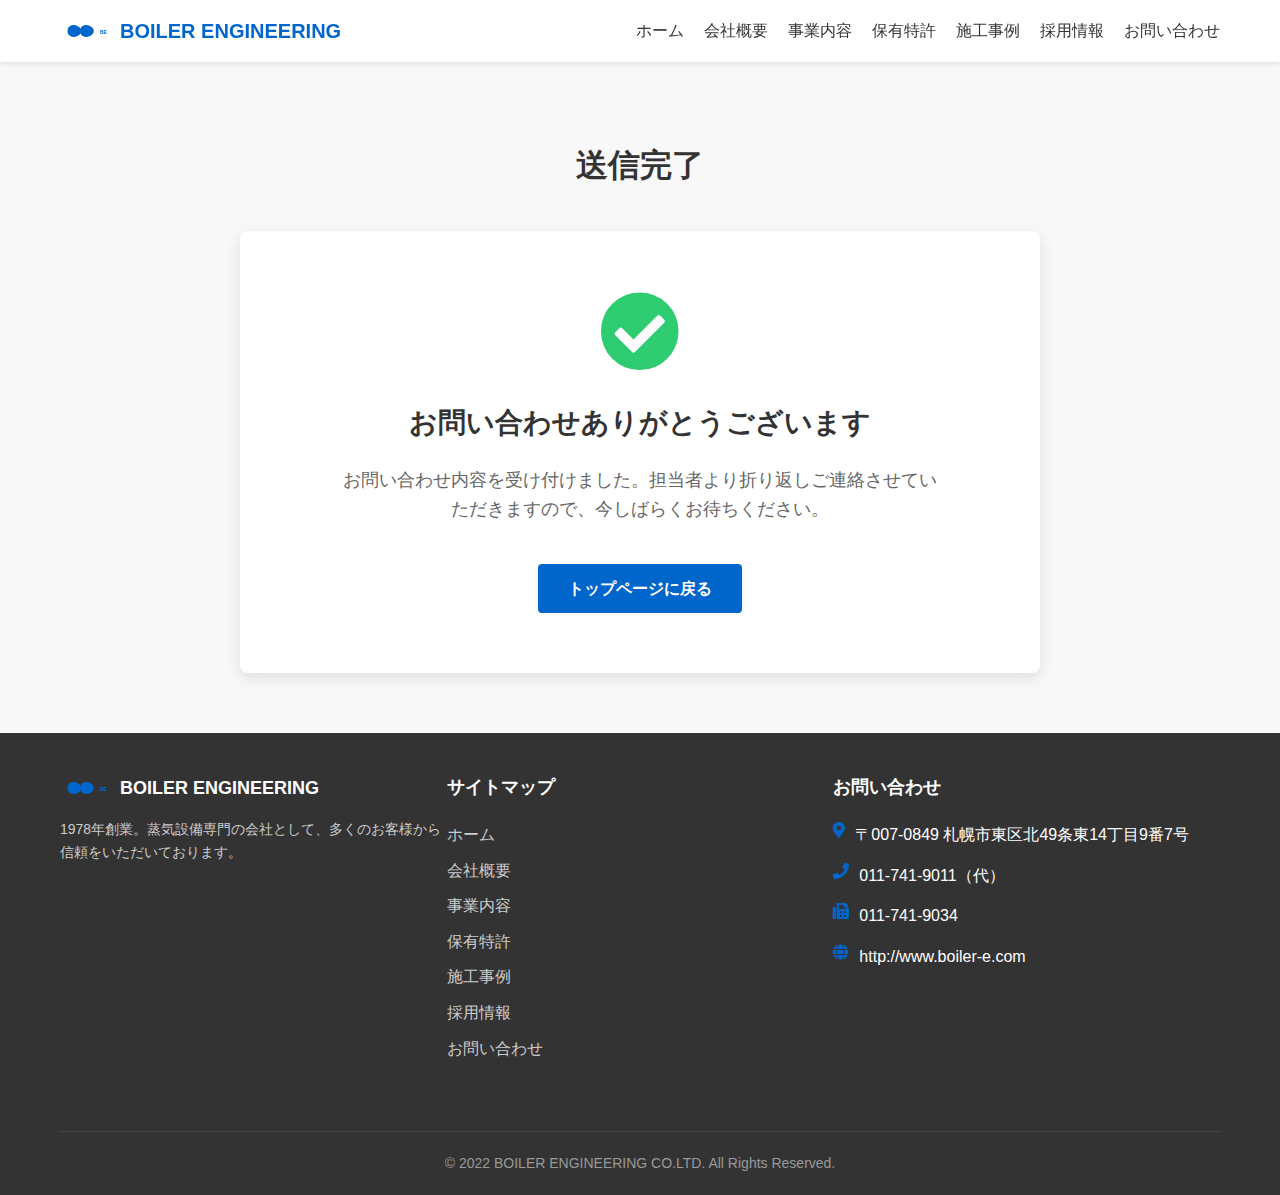
<file: contact-success.html>
<!DOCTYPE html>
<html lang="ja">
<head>
  <meta charset="UTF-8">
  <meta name="viewport" content="width=device-width, initial-scale=1.0">
  <title>送信完了 | 株式会社ボイラエンジニアリング</title>
  <link rel="stylesheet" href="https://cdnjs.cloudflare.com/ajax/libs/font-awesome/5.15.4/css/all.min.css">
  <style>
    /* 全体のスタイル */
    * {
      margin: 0;
      padding: 0;
      box-sizing: border-box;
    }
    
    body {
      font-family: 'Noto Sans JP', sans-serif;
      line-height: 1.6;
      color: #333;
      background-color: #f8f8f8;
    }
    
    .container {
      max-width: 1200px;
      margin: 0 auto;
      padding: 0 20px;
    }
    
    /* ヘッダー */
    .header {
      background-color: #fff;
      box-shadow: 0 2px 5px rgba(0, 0, 0, 0.1);
      position: fixed;
      width: 100%;
      top: 0;
      z-index: 1000;
    }
    
    .header-container {
      display: flex;
      justify-content: space-between;
      align-items: center;
      padding: 15px 0;
    }
    
    .logo {
      display: flex;
      align-items: center;
    }
    
    .logo-img {
      width: 50px;
      height: 30px;
      margin-right: 10px;
    }
    
    .logo-text {
      font-size: 20px;
      font-weight: bold;
      color: #0066CC;
    }
    
    .nav-menu {
      display: flex;
      list-style: none;
    }
    
    .nav-item {
      margin-left: 20px;
    }
    
    .nav-link {
      text-decoration: none;
      color: #333;
      font-weight: 500;
      transition: color 0.3s;
    }
    
    .nav-link:hover {
      color: #0066CC;
    }
    
    /* メインコンテンツ */
    .main {
      padding-top: 80px;
      min-height: calc(100vh - 200px);
    }
    
    .section {
      padding: 60px 0;
    }
    
    .section-title {
      font-size: 32px;
      font-weight: bold;
      text-align: center;
      margin-bottom: 40px;
      color: #333;
    }
    
    /* 送信完了メッセージ */
    .success-message {
      max-width: 800px;
      margin: 0 auto;
      text-align: center;
      padding: 60px 40px;
      background-color: #fff;
      border-radius: 8px;
      box-shadow: 0 5px 15px rgba(0, 0, 0, 0.1);
    }
    
    .success-icon {
      font-size: 80px;
      color: #2ecc71;
      margin-bottom: 30px;
    }
    
    .success-title {
      font-size: 28px;
      font-weight: bold;
      margin-bottom: 20px;
      color: #333;
    }
    
    .success-text {
      font-size: 18px;
      color: #666;
      margin-bottom: 40px;
      max-width: 600px;
      margin-left: auto;
      margin-right: auto;
    }
    
    .back-button {
      display: inline-block;
      background-color: #0066CC;
      color: #fff;
      text-decoration: none;
      padding: 12px 30px;
      border-radius: 4px;
      font-weight: 600;
      transition: background-color 0.3s;
    }
    
    .back-button:hover {
      background-color: #0055aa;
    }
    
    /* フッター */
    .footer {
      background-color: #333;
      color: #fff;
      padding: 40px 0 20px;
    }
    
    .footer-container {
      display: flex;
      flex-wrap: wrap;
      justify-content: space-between;
      margin-bottom: 30px;
    }
    
    .footer-col {
      flex: 1;
      min-width: 250px;
      margin-bottom: 30px;
    }
    
    .footer-logo {
      display: flex;
      align-items: center;
      margin-bottom: 15px;
    }
    
    .footer-logo-img {
      width: 50px;
      height: 30px;
      margin-right: 10px;
    }
    
    .footer-logo-text {
      font-size: 18px;
      font-weight: bold;
      color: #fff;
    }
    
    .footer-text {
      margin-bottom: 20px;
      font-size: 14px;
      color: #ccc;
    }
    
    .footer-title {
      font-size: 18px;
      font-weight: bold;
      margin-bottom: 20px;
      color: #fff;
    }
    
    .footer-links {
      list-style: none;
    }
    
    .footer-link {
      margin-bottom: 10px;
    }
    
    .footer-link a {
      color: #ccc;
      text-decoration: none;
      transition: color 0.3s;
    }
    
    .footer-link a:hover {
      color: #fff;
    }
    
    .footer-contact-item {
      display: flex;
      align-items: flex-start;
      margin-bottom: 15px;
    }
    
    .footer-contact-icon {
      margin-right: 10px;
      color: #0066CC;
    }
    
    .footer-bottom {
      border-top: 1px solid #444;
      padding-top: 20px;
      text-align: center;
    }
    
    .footer-copyright {
      font-size: 14px;
      color: #999;
    }
    
    /* レスポンシブ対応 */
    @media (max-width: 768px) {
      .header-container {
        flex-direction: column;
      }
      
      .nav-menu {
        margin-top: 15px;
      }
      
      .nav-item {
        margin-left: 10px;
        margin-right: 10px;
      }
      
      .section-title {
        font-size: 28px;
      }
      
      .success-message {
        padding: 40px 20px;
      }
      
      .success-icon {
        font-size: 60px;
      }
      
      .success-title {
        font-size: 24px;
      }
      
      .success-text {
        font-size: 16px;
      }
    }
  </style>
</head>
<body>
  <!-- ヘッダー -->
  <header class="header">
    <div class="container">
      <div class="header-container">
        <div class="logo">
          <svg class="logo-img" viewBox="0 0 200 100" xmlns="http://www.w3.org/2000/svg">
            <path d="M30,50 C30,30 50,20 70,30 C90,40 90,60 70,70 C50,80 30,70 30,50 Z" fill="#0066CC"/>
            <path d="M80,50 C80,30 100,20 120,30 C140,40 140,60 120,70 C100,80 80,70 80,50 Z" fill="#0066CC"/>
            <text x="160" y="60" font-family="Rubik, sans-serif" font-size="20" font-weight="bold" fill="#0066CC">BE</text>
          </svg>
          <div class="logo-text">BOILER ENGINEERING</div>
        </div>
        
        <nav class="nav">
          <ul class="nav-menu">
            <li class="nav-item"><a href="index.html#home" class="nav-link">ホーム</a></li>
            <li class="nav-item"><a href="index.html#about" class="nav-link">会社概要</a></li>
            <li class="nav-item"><a href="index.html#services" class="nav-link">事業内容</a></li>
            <li class="nav-item"><a href="index.html#patents" class="nav-link">保有特許</a></li>
            <li class="nav-item"><a href="index.html#projects" class="nav-link">施工事例</a></li>
            <li class="nav-item"><a href="index.html#careers" class="nav-link">採用情報</a></li>
            <li class="nav-item"><a href="index.html#contact" class="nav-link">お問い合わせ</a></li>
          </ul>
        </nav>
      </div>
    </div>
  </header>

  <!-- メインコンテンツ -->
  <main class="main">
    <section class="section">
      <div class="container">
        <h1 class="section-title">送信完了</h1>
        
        <div class="success-message">
          <i class="success-icon fas fa-check-circle"></i>
          <h2 class="success-title">お問い合わせありがとうございます</h2>
          <p class="success-text">お問い合わせ内容を受け付けました。担当者より折り返しご連絡させていただきますので、今しばらくお待ちください。</p>
          <a href="index.html" class="back-button">トップページに戻る</a>
        </div>
      </div>
    </section>
  </main>

  <!-- フッター -->
  <footer class="footer">
    <div class="container">
      <div class="footer-container">
        <div class="footer-col">
          <div class="footer-logo">
            <svg class="footer-logo-img" viewBox="0 0 200 100" xmlns="http://www.w3.org/2000/svg">
              <path d="M30,50 C30,30 50,20 70,30 C90,40 90,60 70,70 C50,80 30,70 30,50 Z" fill="#0066CC"/>
              <path d="M80,50 C80,30 100,20 120,30 C140,40 140,60 120,70 C100,80 80,70 80,50 Z" fill="#0066CC"/>
              <text x="160" y="60" font-family="Rubik, sans-serif" font-size="20" font-weight="bold" fill="#0066CC">BE</text>
            </svg>
            <div class="footer-logo-text">BOILER ENGINEERING</div>
          </div>
          <p class="footer-text">1978年創業。蒸気設備専門の会社として、多くのお客様から信頼をいただいております。</p>
        </div>
        
        <div class="footer-col">
          <h3 class="footer-title">サイトマップ</h3>
          <ul class="footer-links">
            <li class="footer-link"><a href="index.html#home">ホーム</a></li>
            <li class="footer-link"><a href="index.html#about">会社概要</a></li>
            <li class="footer-link"><a href="index.html#services">事業内容</a></li>
            <li class="footer-link"><a href="index.html#patents">保有特許</a></li>
            <li class="footer-link"><a href="index.html#projects">施工事例</a></li>
            <li class="footer-link"><a href="index.html#careers">採用情報</a></li>
            <li class="footer-link"><a href="index.html#contact">お問い合わせ</a></li>
          </ul>
        </div>
        
        <div class="footer-col">
          <h3 class="footer-title">お問い合わせ</h3>
          <div class="footer-contact-item">
            <i class="footer-contact-icon fas fa-map-marker-alt"></i>
            <p>〒007-0849 札幌市東区北49条東14丁目9番7号</p>
          </div>
          <div class="footer-contact-item">
            <i class="footer-contact-icon fas fa-phone"></i>
            <p>011-741-9011（代）</p>
          </div>
          <div class="footer-contact-item">
            <i class="footer-contact-icon fas fa-fax"></i>
            <p>011-741-9034</p>
          </div>
          <div class="footer-contact-item">
            <i class="footer-contact-icon fas fa-globe"></i>
            <p>http://www.boiler-e.com</p>
          </div>
        </div>
      </div>
      
      <div class="footer-bottom">
        <p class="footer-copyright">© 2022 BOILER ENGINEERING CO.LTD. All Rights Reserved.</p>
      </div>
    </div>
  </footer>
</body>
</html>
</file>
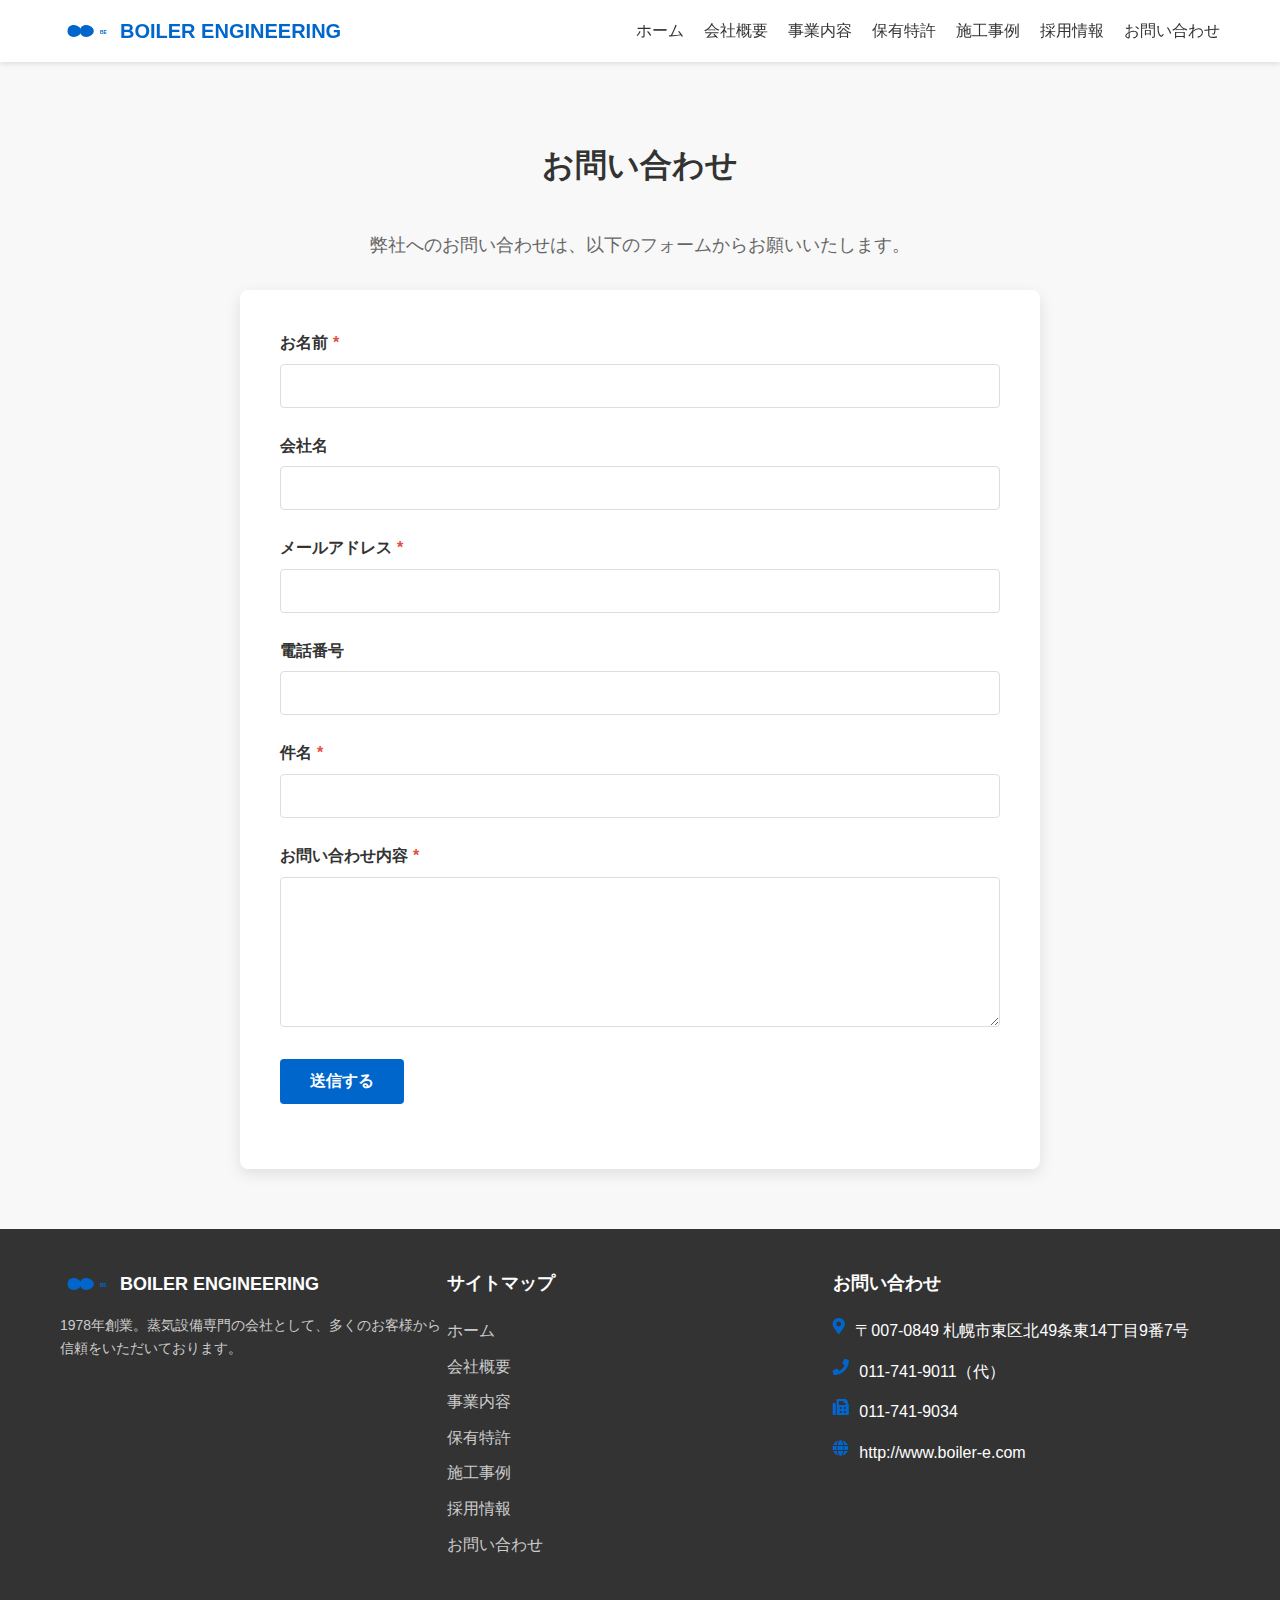
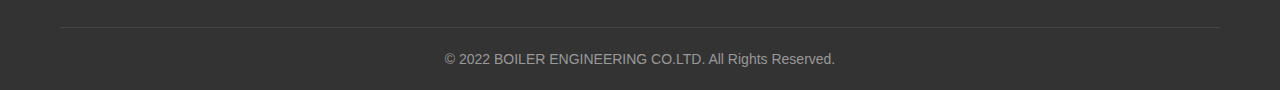
<file: contact.html>
<!DOCTYPE html>
<html lang="ja">
<head>
  <meta charset="UTF-8">
  <meta name="viewport" content="width=device-width, initial-scale=1.0">
  <title>お問い合わせ | 株式会社ボイラエンジニアリング</title>
  <link rel="stylesheet" href="https://cdnjs.cloudflare.com/ajax/libs/font-awesome/5.15.4/css/all.min.css">
  <style>
    /* 全体のスタイル */
    * {
      margin: 0;
      padding: 0;
      box-sizing: border-box;
    }
    
    body {
      font-family: 'Noto Sans JP', sans-serif;
      line-height: 1.6;
      color: #333;
      background-color: #f8f8f8;
    }
    
    .container {
      max-width: 1200px;
      margin: 0 auto;
      padding: 0 20px;
    }
    
    /* ヘッダー */
    .header {
      background-color: #fff;
      box-shadow: 0 2px 5px rgba(0, 0, 0, 0.1);
      position: fixed;
      width: 100%;
      top: 0;
      z-index: 1000;
    }
    
    .header-container {
      display: flex;
      justify-content: space-between;
      align-items: center;
      padding: 15px 0;
    }
    
    .logo {
      display: flex;
      align-items: center;
    }
    
    .logo-img {
      width: 50px;
      height: 30px;
      margin-right: 10px;
    }
    
    .logo-text {
      font-size: 20px;
      font-weight: bold;
      color: #0066CC;
    }
    
    .nav-menu {
      display: flex;
      list-style: none;
    }
    
    .nav-item {
      margin-left: 20px;
    }
    
    .nav-link {
      text-decoration: none;
      color: #333;
      font-weight: 500;
      transition: color 0.3s;
    }
    
    .nav-link:hover {
      color: #0066CC;
    }
    
    /* メインコンテンツ */
    .main {
      padding-top: 80px;
      min-height: calc(100vh - 200px);
    }
    
    .section {
      padding: 60px 0;
    }
    
    .section-title {
      font-size: 32px;
      font-weight: bold;
      text-align: center;
      margin-bottom: 40px;
      color: #333;
    }
    
    .section-subtitle {
      font-size: 18px;
      text-align: center;
      margin-bottom: 30px;
      color: #666;
    }
    
    /* お問い合わせフォーム */
    .contact-form {
      max-width: 800px;
      margin: 0 auto;
      background-color: #fff;
      padding: 40px;
      border-radius: 8px;
      box-shadow: 0 5px 15px rgba(0, 0, 0, 0.1);
    }
    
    .form-group {
      margin-bottom: 25px;
    }
    
    .form-label {
      display: block;
      margin-bottom: 8px;
      font-weight: 600;
      color: #333;
    }
    
    .form-required {
      color: #e74c3c;
      margin-left: 5px;
    }
    
    .form-input,
    .form-textarea {
      width: 100%;
      padding: 12px 15px;
      border: 1px solid #ddd;
      border-radius: 4px;
      font-size: 16px;
      transition: border-color 0.3s;
    }
    
    .form-input:focus,
    .form-textarea:focus {
      border-color: #0066CC;
      outline: none;
    }
    
    .form-textarea {
      min-height: 150px;
      resize: vertical;
    }
    
    .form-button {
      background-color: #0066CC;
      color: #fff;
      border: none;
      padding: 12px 30px;
      font-size: 16px;
      font-weight: 600;
      border-radius: 4px;
      cursor: pointer;
      transition: background-color 0.3s;
    }
    
    .form-button:hover {
      background-color: #0055aa;
    }
    
    /* フッター */
    .footer {
      background-color: #333;
      color: #fff;
      padding: 40px 0 20px;
    }
    
    .footer-container {
      display: flex;
      flex-wrap: wrap;
      justify-content: space-between;
      margin-bottom: 30px;
    }
    
    .footer-col {
      flex: 1;
      min-width: 250px;
      margin-bottom: 30px;
    }
    
    .footer-logo {
      display: flex;
      align-items: center;
      margin-bottom: 15px;
    }
    
    .footer-logo-img {
      width: 50px;
      height: 30px;
      margin-right: 10px;
    }
    
    .footer-logo-text {
      font-size: 18px;
      font-weight: bold;
      color: #fff;
    }
    
    .footer-text {
      margin-bottom: 20px;
      font-size: 14px;
      color: #ccc;
    }
    
    .footer-title {
      font-size: 18px;
      font-weight: bold;
      margin-bottom: 20px;
      color: #fff;
    }
    
    .footer-links {
      list-style: none;
    }
    
    .footer-link {
      margin-bottom: 10px;
    }
    
    .footer-link a {
      color: #ccc;
      text-decoration: none;
      transition: color 0.3s;
    }
    
    .footer-link a:hover {
      color: #fff;
    }
    
    .footer-contact-item {
      display: flex;
      align-items: flex-start;
      margin-bottom: 15px;
    }
    
    .footer-contact-icon {
      margin-right: 10px;
      color: #0066CC;
    }
    
    .footer-bottom {
      border-top: 1px solid #444;
      padding-top: 20px;
      text-align: center;
    }
    
    .footer-copyright {
      font-size: 14px;
      color: #999;
    }
    
    /* レスポンシブ対応 */
    @media (max-width: 768px) {
      .header-container {
        flex-direction: column;
      }
      
      .nav-menu {
        margin-top: 15px;
      }
      
      .nav-item {
        margin-left: 10px;
        margin-right: 10px;
      }
      
      .section-title {
        font-size: 28px;
      }
      
      .contact-form {
        padding: 30px 20px;
      }
    }
    
    /* 送信完了メッセージ */
    .success-message {
      text-align: center;
      padding: 40px;
      background-color: #f8f8f8;
      border-radius: 8px;
      margin-bottom: 30px;
    }
    
    .success-icon {
      font-size: 60px;
      color: #2ecc71;
      margin-bottom: 20px;
    }
    
    .success-title {
      font-size: 24px;
      font-weight: bold;
      margin-bottom: 15px;
      color: #333;
    }
    
    .success-text {
      font-size: 16px;
      color: #666;
      margin-bottom: 30px;
    }
    
    .back-button {
      display: inline-block;
      background-color: #0066CC;
      color: #fff;
      text-decoration: none;
      padding: 12px 30px;
      border-radius: 4px;
      font-weight: 600;
      transition: background-color 0.3s;
    }
    
    .back-button:hover {
      background-color: #0055aa;
    }
  </style>
</head>
<body>
  <!-- ヘッダー -->
  <header class="header">
    <div class="container">
      <div class="header-container">
        <div class="logo">
          <svg class="logo-img" viewBox="0 0 200 100" xmlns="http://www.w3.org/2000/svg">
            <path d="M30,50 C30,30 50,20 70,30 C90,40 90,60 70,70 C50,80 30,70 30,50 Z" fill="#0066CC"/>
            <path d="M80,50 C80,30 100,20 120,30 C140,40 140,60 120,70 C100,80 80,70 80,50 Z" fill="#0066CC"/>
            <text x="160" y="60" font-family="Rubik, sans-serif" font-size="20" font-weight="bold" fill="#0066CC">BE</text>
          </svg>
          <div class="logo-text">BOILER ENGINEERING</div>
        </div>
        
        <nav class="nav">
          <ul class="nav-menu">
            <li class="nav-item"><a href="index.html#home" class="nav-link">ホーム</a></li>
            <li class="nav-item"><a href="index.html#about" class="nav-link">会社概要</a></li>
            <li class="nav-item"><a href="index.html#services" class="nav-link">事業内容</a></li>
            <li class="nav-item"><a href="index.html#patents" class="nav-link">保有特許</a></li>
            <li class="nav-item"><a href="index.html#projects" class="nav-link">施工事例</a></li>
            <li class="nav-item"><a href="index.html#careers" class="nav-link">採用情報</a></li>
            <li class="nav-item"><a href="index.html#contact" class="nav-link">お問い合わせ</a></li>
          </ul>
        </nav>
      </div>
    </div>
  </header>

  <!-- メインコンテンツ -->
  <main class="main">
    <section class="section">
      <div class="container">
        <h1 class="section-title">お問い合わせ</h1>
        <p class="section-subtitle">弊社へのお問い合わせは、以下のフォームからお願いいたします。</p>
        
        <div class="contact-form">
          <form action="https://api.staticforms.xyz/submit" method="post">
            <div class="form-group">
              <label for="name" class="form-label">お名前<span class="form-required">*</span></label>
              <input type="text" id="name" name="name" class="form-input" required>
            </div>
            
            <div class="form-group">
              <label for="company" class="form-label">会社名</label>
              <input type="text" id="company" name="$company" class="form-input">
            </div>
            
            <div class="form-group">
              <label for="email" class="form-label">メールアドレス<span class="form-required">*</span></label>
              <input type="email" id="email" name="email" class="form-input" required>
            </div>
            
            <div class="form-group">
              <label for="phone" class="form-label">電話番号</label>
              <input type="tel" id="phone" name="$phone" class="form-input">
            </div>
            
            <div class="form-group">
              <label for="subject" class="form-label">件名<span class="form-required">*</span></label>
              <input type="text" id="subject" name="$subject" class="form-input" required>
            </div>
            
            <div class="form-group">
              <label for="message" class="form-label">お問い合わせ内容<span class="form-required">*</span></label>
              <textarea id="message" name="message" class="form-textarea" required></textarea>
            </div>
            
            <!-- StaticForms用の必須フィールド -->
            <input type="text" name="honeypot" style="display:none">
            <input type="hidden" name="accessKey" value="sf_g4a1c09mdhecjil79b986836">
            <input type="hidden" name="subject" value="ボイラエンジニアリングへのお問い合わせ">
            <input type="hidden" name="replyTo" value="soma.azuresky@gmail.com">
            <input type="hidden" name="redirectTo" value="https://wnkncvfx.manus.space/contact-success.html">
            
            <div class="form-group">
              <!-- reCAPTCHA -->
              <div class="g-recaptcha" data-sitekey="6LfJsP8qAAAAAFgQpCwjZHyUkoERVuQM0JB3BPsA"></div>
              <script src="https://www.google.com/recaptcha/api.js" async defer></script>
            </div>
            
            <div class="form-group">
              <button type="submit" class="form-button">送信する</button>
            </div>
          </form>
        </div>
      </div>
    </section>
  </main>

  <!-- フッター -->
  <footer class="footer">
    <div class="container">
      <div class="footer-container">
        <div class="footer-col">
          <div class="footer-logo">
            <svg class="footer-logo-img" viewBox="0 0 200 100" xmlns="http://www.w3.org/2000/svg">
              <path d="M30,50 C30,30 50,20 70,30 C90,40 90,60 70,70 C50,80 30,70 30,50 Z" fill="#0066CC"/>
              <path d="M80,50 C80,30 100,20 120,30 C140,40 140,60 120,70 C100,80 80,70 80,50 Z" fill="#0066CC"/>
              <text x="160" y="60" font-family="Rubik, sans-serif" font-size="20" font-weight="bold" fill="#0066CC">BE</text>
            </svg>
            <div class="footer-logo-text">BOILER ENGINEERING</div>
          </div>
          <p class="footer-text">1978年創業。蒸気設備専門の会社として、多くのお客様から信頼をいただいております。</p>
        </div>
        
        <div class="footer-col">
          <h3 class="footer-title">サイトマップ</h3>
          <ul class="footer-links">
            <li class="footer-link"><a href="index.html#home">ホーム</a></li>
            <li class="footer-link"><a href="index.html#about">会社概要</a></li>
            <li class="footer-link"><a href="index.html#services">事業内容</a></li>
            <li class="footer-link"><a href="index.html#patents">保有特許</a></li>
            <li class="footer-link"><a href="index.html#projects">施工事例</a></li>
            <li class="footer-link"><a href="index.html#careers">採用情報</a></li>
            <li class="footer-link"><a href="index.html#contact">お問い合わせ</a></li>
          </ul>
        </div>
        
        <div class="footer-col">
          <h3 class="footer-title">お問い合わせ</h3>
          <div class="footer-contact-item">
            <i class="footer-contact-icon fas fa-map-marker-alt"></i>
            <p>〒007-0849 札幌市東区北49条東14丁目9番7号</p>
          </div>
          <div class="footer-contact-item">
            <i class="footer-contact-icon fas fa-phone"></i>
            <p>011-741-9011（代）</p>
          </div>
          <div class="footer-contact-item">
            <i class="footer-contact-icon fas fa-fax"></i>
            <p>011-741-9034</p>
          </div>
          <div class="footer-contact-item">
            <i class="footer-contact-icon fas fa-globe"></i>
            <p>http://www.boiler-e.com</p>
          </div>
        </div>
      </div>
      
      <div class="footer-bottom">
        <p class="footer-copyright">© 2022 BOILER ENGINEERING CO.LTD. All Rights Reserved.</p>
      </div>
    </div>
  </footer>
</body>
</html>
</file>
<file: patent-modal.css>
/* ===== 特許詳細モーダル ===== */
.patent-modal {
  display: none;
  position: fixed;
  top: 0;
  left: 0;
  width: 100%;
  height: 100%;
  background-color: rgba(0, 0, 0, 0.7); /* 背景を少し暗くして可読性向上 */
  z-index: 2000;
  align-items: center;
  justify-content: center;
}

.patent-modal.show {
  display: flex;
}

.patent-modal-content {
  background-color: #fff;
  border-radius: 8px;
  max-width: 800px;
  width: 90%;
  max-height: 90vh;
  overflow-y: auto;
  padding: 2rem;
  box-shadow: 0 4px 20px rgba(0, 0, 0, 0.2);
  position: relative;
}

.patent-modal-header {
  margin-bottom: 1.5rem;
  padding-bottom: 1rem;
  border-bottom: 1px solid var(--border-color);
}

.patent-modal-title {
  margin-bottom: 0.5rem;
  color: var(--primary-color);
  font-size: 1.8rem; /* タイトルサイズ調整 */
}

.patent-modal-number {
  font-size: 1rem;
  color: var(--secondary-color);
  margin-bottom: 1rem;
  font-weight: 600; /* 特許番号を強調 */
}

.patent-modal-body {
  margin-bottom: 1.5rem;
}

.patent-modal-description {
  margin-bottom: 1.5rem;
  line-height: 1.8;
  font-size: 1.05rem; /* 説明文のサイズ調整 */
}

.patent-modal-details {
  background-color: var(--base-color);
  padding: 1.5rem;
  border-radius: 4px;
  margin-bottom: 1.5rem;
  box-shadow: 0 2px 5px rgba(0, 0, 0, 0.05); /* 影を追加して立体感を出す */
}

.patent-modal-details h4 {
  margin-bottom: 1rem;
  color: var(--primary-color);
  font-size: 1.3rem; /* 見出しサイズ調整 */
}

.patent-modal-details ul {
  padding-left: 1.5rem;
  margin-bottom: 1rem;
}

.patent-modal-details li {
  margin-bottom: 0.5rem;
  line-height: 1.6; /* リスト項目の行間調整 */
}

/* 画像関連のスタイル改善 */
.patent-modal-image {
  width: 100%;
  height: auto;
  border-radius: 4px;
  margin-bottom: 1.5rem;
  box-shadow: 0 3px 10px rgba(0, 0, 0, 0.1); /* 画像に影を追加 */
  object-fit: contain; /* 画像の縦横比を維持 */
}

/* 追加画像のスタイル改善 */
.additional-images {
  display: grid;
  grid-template-columns: repeat(auto-fit, minmax(200px, 1fr));
  gap: 1rem;
  margin-bottom: 1.5rem;
}

.patent-modal-additional-image {
  width: 100%;
  height: auto;
  border-radius: 4px;
  box-shadow: 0 3px 10px rgba(0, 0, 0, 0.1);
  object-fit: cover; /* 画像の縦横比を維持しながら領域を埋める */
  aspect-ratio: 4/3; /* アスペクト比を統一 */
}

/* センタリングされた画像のスタイル */
.centered-image {
  display: flex;
  justify-content: center;
  margin: 1.5rem 0;
}

.centered-image img {
  max-width: 100%;
  height: auto;
  border-radius: 4px;
  box-shadow: 0 3px 10px rgba(0, 0, 0, 0.1);
}

.patent-modal-footer {
  display: flex;
  justify-content: center;
  padding-top: 1rem;
  border-top: 1px solid var(--border-color);
}

.patent-modal-close {
  position: absolute;
  top: 1rem;
  right: 1rem;
  width: 30px;
  height: 30px;
  background: none;
  border: none;
  cursor: pointer;
  display: flex;
  align-items: center;
  justify-content: center;
  font-size: 1.5rem;
  color: var(--text-color);
  transition: color var(--transition-speed);
}

.patent-modal-close:hover {
  color: var(--accent-color);
}

/* 特許項目のスタイル改善 */
.patent-item.patent-clickable {
  position: relative;
  border-left: 4px solid var(--accent-color);
  background-color: rgba(0, 102, 204, 0.05);
  box-shadow: 0 2px 5px rgba(0, 0, 0, 0.1);
  transition: all 0.3s ease;
  padding: 1.2rem; /* パディング調整 */
}

.patent-item.patent-clickable:hover {
  transform: translateX(10px);
  background-color: rgba(0, 102, 204, 0.1);
  box-shadow: 0 4px 8px rgba(0, 0, 0, 0.15);
}

.patent-item.patent-clickable::after {
  content: '\f105';
  font-family: 'Font Awesome 6 Free';
  font-weight: 900;
  position: absolute;
  right: 20px;
  top: 50%;
  transform: translateY(-50%);
  color: var(--primary-color);
  font-size: 1.5rem;
  transition: transform 0.3s ease;
}

.patent-item.patent-clickable:hover::after {
  transform: translate(5px, -50%);
}

.patent-item.patent-clickable .patent-title {
  color: var(--primary-color);
  font-size: 1.2rem; /* タイトルサイズ調整 */
  margin-bottom: 0.5rem;
}

.patent-item:not(.patent-clickable) {
  opacity: 0.8;
  cursor: default;
}

/* レスポンシブ対応の強化 */
@media (max-width: 768px) {
  .patent-modal-content {
    padding: 1.5rem;
    width: 95%;
  }
  
  .patent-modal-title {
    font-size: 1.5rem;
  }
  
  .additional-images {
    grid-template-columns: repeat(auto-fit, minmax(150px, 1fr));
  }
}

@media (max-width: 576px) {
  .patent-modal-content {
    padding: 1rem;
  }
  
  .patent-modal-details {
    padding: 1rem;
  }
  
  .patent-modal-title {
    font-size: 1.3rem;
  }
  
  .additional-images {
    grid-template-columns: 1fr;
  }
}

/* ヘッダー調整 - モバイル対応強化 */
header {
  background-color: #000;
  color: #fff; /* ハンバーガーメニューの文字色を白に変更 */
}

header a {
  color: #fff; /* リンク色を白に変更してコントラスト向上 */
}

header a:hover {
  opacity: 0.8;
}

/* ハンバーガーメニューのスタイル改善 */
.navbar-toggler {
  background-color: rgba(255, 255, 255, 0.2); /* 背景に半透明の白を追加 */
  border: 1px solid rgba(255, 255, 255, 0.5); /* 境界線を追加 */
}

.navbar-toggler-icon {
  background-image: url("data:image/svg+xml,%3csvg xmlns='http://www.w3.org/2000/svg' width='30' height='30' viewBox='0 0 30 30'%3e%3cpath stroke='rgba(255, 255, 255, 1)' stroke-linecap='round' stroke-miterlimit='10' stroke-width='2' d='M4 7h22M4 15h22M4 23h22'/%3e%3c/svg%3e") !important; /* 白いハンバーガーアイコン */
}

/* ヒーローセクション背景に画像 + オーバーレイで読みやすさ確保 */
.hero {
  position: relative;
  background-image: url('top_low_r.jpg');
  background-size: cover;
  background-position: center;
  color: #fff;
}

.hero::before {
  content: "";
  position: absolute;
  top: 0; left: 0;
  width: 100%;
  height: 100%;
  background: rgba(0, 0, 0, 0.5);
  z-index: 1;
}

.hero-content {
  position: relative;
  z-index: 2;
  text-align: center;
  padding: 4rem 2rem;
}

.hero-title {
  font-size: 2rem;
  margin-bottom: 1rem;
}

.hero-subtitle {
  font-size: 1.2rem;
  margin-bottom: 2rem;
}

.hero-btn {
  background-color: #0066CC;
  color: white;
  padding: 0.75rem 1.5rem;
  border: none;
  border-radius: 4px;
  text-decoration: none;
}
</file>
